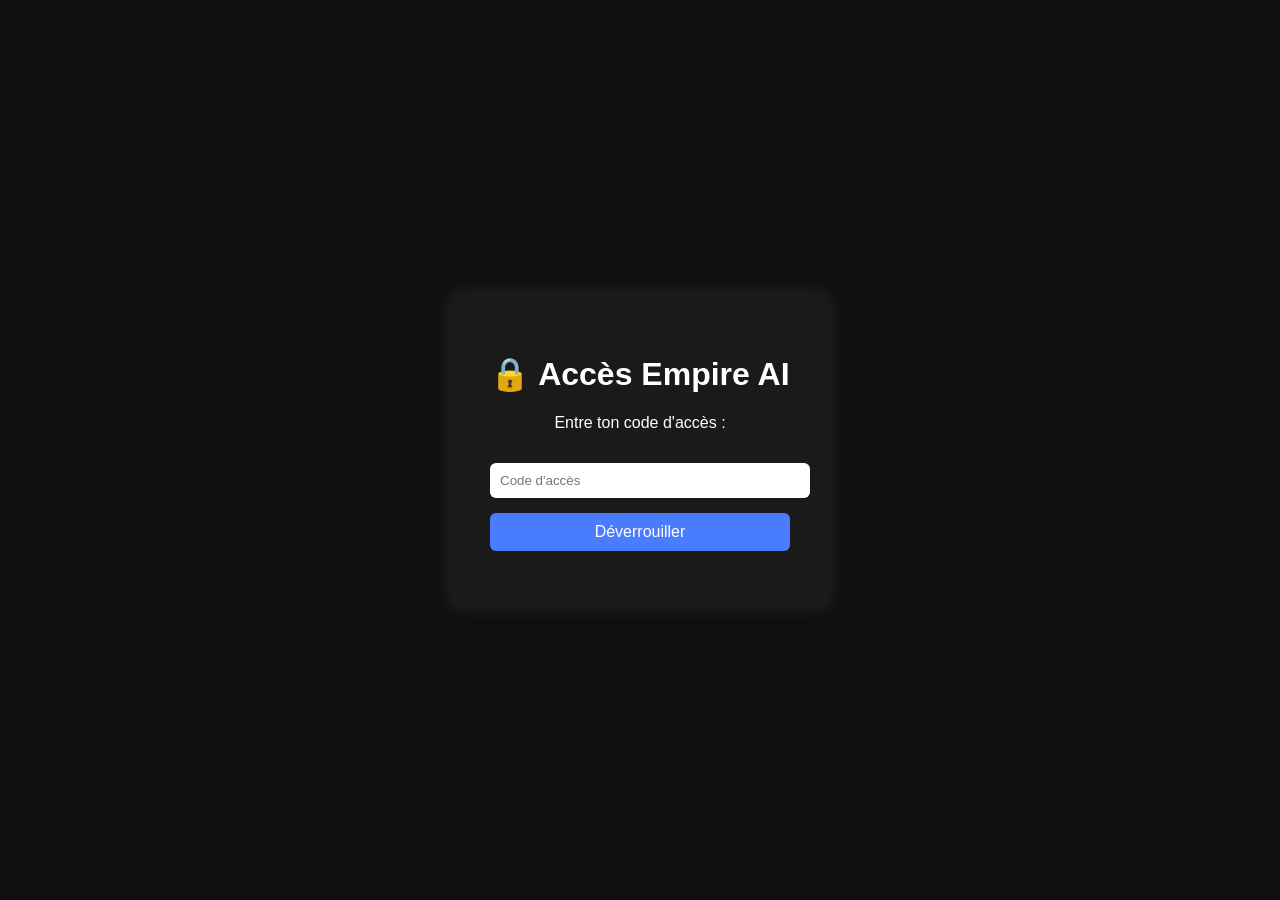
<file: index.html>
<!DOCTYPE html>
<html lang="fr">
<head>
    <meta charset="UTF-8">
    <title>Accès Empire AI</title>
    <link rel="stylesheet" href="lock.css">
</head>

<body>

    <!-- Toggle global du verrou -->
    <script>
        window.LOCK_ENABLED = true; // mettre true vendredi
        if (!window.LOCK_ENABLED) {
            window.location.href = "app.html";
        }
    </script>

    <div class="lock-screen">
        <h1>🔒 Accès Empire AI</h1>
        <p>Entre ton code d'accès :</p>

        <input type="text" id="accessCode" placeholder="Code d'accès">
        <button id="unlockBtn">Déverrouiller</button>

        <p id="errorMsg" class="error"></p>
    </div>

    <script src="lock.js"></script>
</body>
</html>
</file>
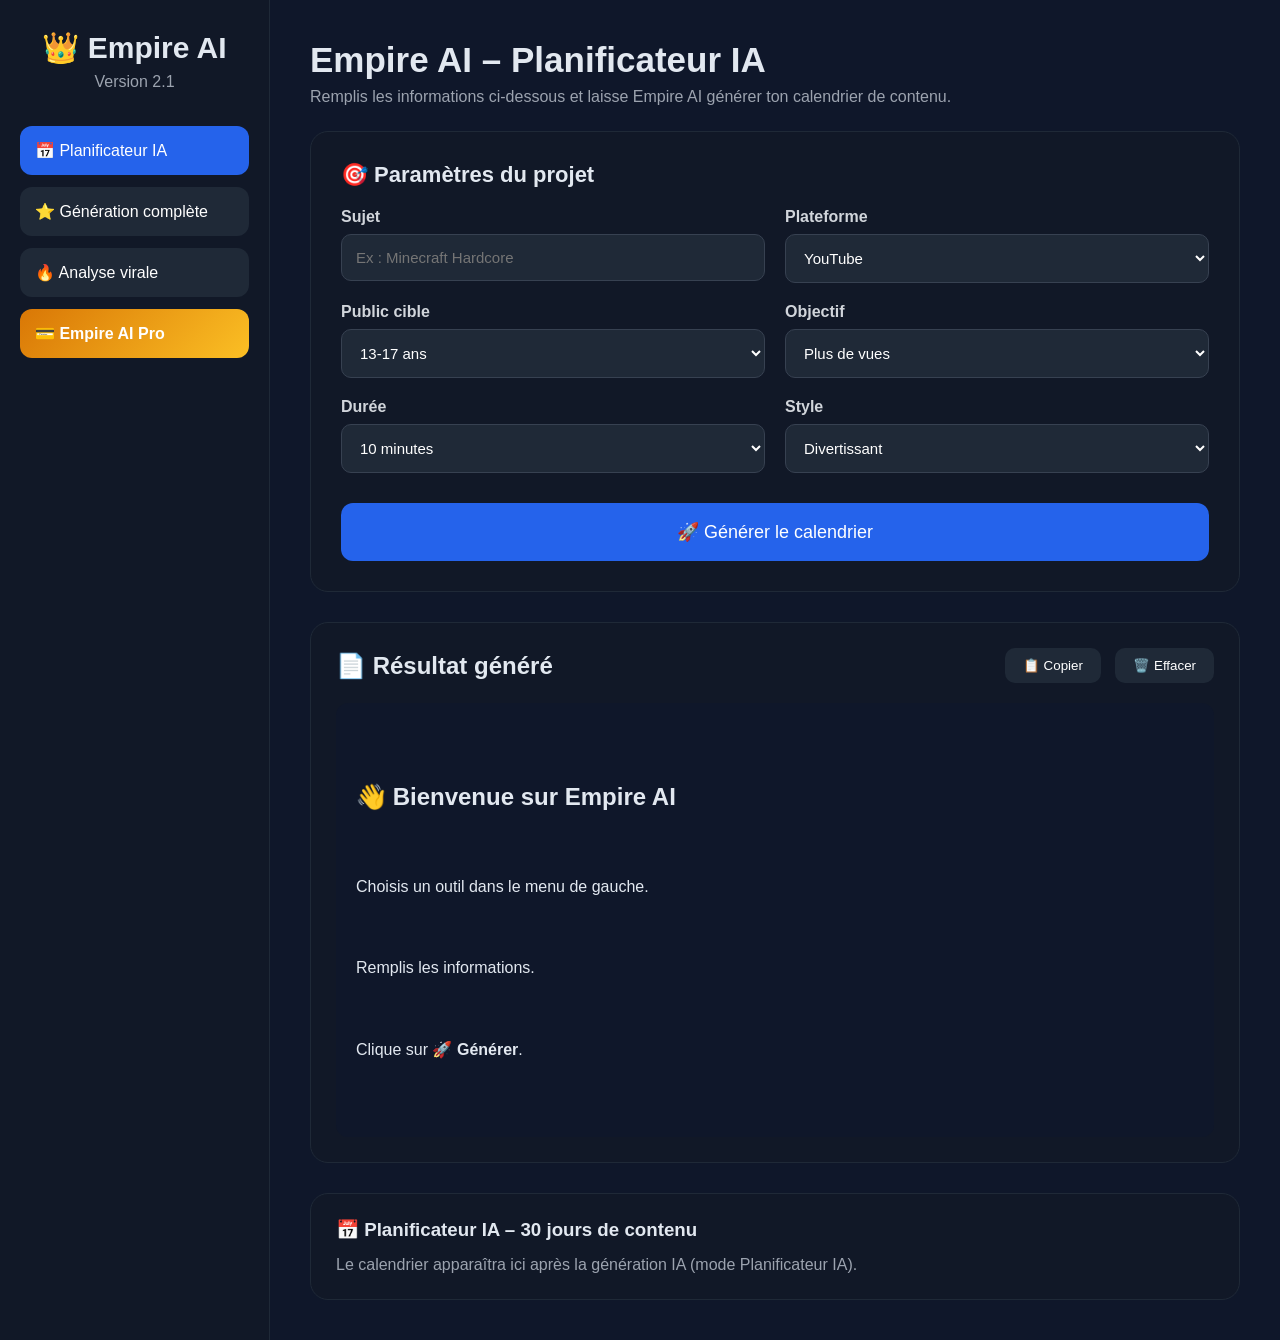
<file: app.html>
<!DOCTYPE html>
<html lang="fr">

<head>
    <meta charset="UTF-8">
    <meta name="viewport" content="width=device-width, initial-scale=1.0">

    <title>Empire AI – Planificateur IA</title>

    <link rel="stylesheet" href="style.css">
</head>

<body>

<div class="app">

    <!-- SIDEBAR -->
    <aside class="sidebar">

        <div class="logo">
            <h1>👑 Empire AI</h1>
            <p>Version 2.1</p>
        </div>

        <nav>
            <button class="menu active" data-mode="planner">
                📅 Planificateur IA
            </button>

            <button class="menu" data-mode="complete">
                ⭐ Génération complète
            </button>

            <button class="menu" data-mode="viral">
                🔥 Analyse virale
            </button>

            <button class="menu premium" id="proBtn">
                💳 Empire AI Pro
            </button>
        </nav>

    </aside>

    <!-- CONTENU -->
    <main class="content">

        <header class="header">
            <h2 id="headerTitle">Empire AI – Planificateur IA</h2>
            <p class="subtitle" id="headerSubtitle">
                Remplis les informations ci‑dessous et laisse Empire AI générer ton calendrier de contenu.
            </p>
        </header>

        <!-- FORMULAIRE -->
        <section class="card">

            <h3 class="section-title" id="formTitle">🎯 Paramètres du projet</h3>

            <div class="grid">

                <div class="field">
                    <label>Sujet</label>
                    <input id="theme" type="text" placeholder="Ex : Minecraft Hardcore">
                </div>

                <div class="field">
                    <label>Plateforme</label>
                    <select id="platform">
                        <option>YouTube</option>
                        <option>TikTok</option>
                        <option>Instagram</option>
                        <option>YouTube Shorts</option>
                    </select>
                </div>

                <div class="field">
                    <label>Public cible</label>
                    <select id="audience">
                        <option>8-12 ans</option>
                        <option selected>13-17 ans</option>
                        <option>18-24 ans</option>
                        <option>25-34 ans</option>
                        <option>35 ans et +</option>
                    </select>
                </div>

                <div class="field">
                    <label>Objectif</label>
                    <select id="goal">
                        <option>Plus de vues</option>
                        <option>Plus d'abonnés</option>
                        <option>Plus de commentaires</option>
                        <option>Plus de partages</option>
                        <option>Plus de ventes</option>
                    </select>
                </div>

                <div class="field">
                    <label>Durée</label>
                    <select id="duration">
                        <option>30 secondes</option>
                        <option>1 minute</option>
                        <option>5 minutes</option>
                        <option selected>10 minutes</option>
                        <option>20 minutes</option>
                    </select>
                </div>

                <div class="field">
                    <label>Style</label>
                    <select id="style">
                        <option>Divertissant</option>
                        <option>Professionnel</option>
                        <option>Éducatif</option>
                        <option>Motivant</option>
                        <option>Viral</option>
                    </select>
                </div>

            </div>

            <!-- Champ pour analyse virale -->
            <div class="field" id="viralContentField" style="margin-top:20px; display:none;">
                <label>Contenu à analyser</label>
                <textarea id="viralContent" placeholder="Colle ici ton texte, ton script ou ton titre à analyser..."></textarea>
            </div>

            <button id="generateBtn" class="generate">
                🚀 Générer
            </button>

        </section>

        <!-- RÉSULTAT -->
        <section class="result-card">

            <div class="result-header">
                <h3 id="resultTitle">📄 Résultat généré</h3>

            <div>
                <button id="copyBtn">📋 Copier</button>
                <button id="clearBtn">🗑️ Effacer</button>
            </div>
            </div>

            <div id="result">
                <h2>👋 Bienvenue sur Empire AI</h2>
                <p>Choisis un outil dans le menu de gauche.</p>
                <p>Remplis les informations.</p>
                <p>Clique sur <strong>🚀 Générer</strong>.</p>
            </div>

        </section>

        <!-- PLANIFICATEUR IA -->
        <section class="planner">
            <h3>📅 Planificateur IA – 30 jours de contenu</h3>
            <p class="subtitle">
                Le calendrier apparaîtra ici après la génération IA (mode Planificateur IA).
            </p>
        </section>

    </main>

</div>

<!-- POPUP JOUR -->
<div id="dayPopup" class="popup" style="display:none;">
    <div class="popup-content">
        <h2 id="popupTitle">Jour 1</h2>

        <p><strong>Vidéo :</strong> <span id="popupVideoTitle"></span></p>
        <p><strong>Heure :</strong> <span id="popupHour"></span></p>
        <p><strong>Objectif :</strong> <span id="popupGoal"></span></p>

        <button id="popupRegenerateBtn">🔄 Re‑générer ce jour</button>

        <div id="popupGeneration" class="popup-generation"></div>

        <button id="popupCloseBtn">Fermer</button>
    </div>
</div>

<!-- POPUP EMPIRE AI PRO -->
<div id="proPopup" class="popup" style="display:none;">
    <div class="popup-content">
        <h2>Empire AI Pro</h2>

        <p><strong>Ce que tu débloques :</strong></p>
        <ul style="margin:10px 0 15px 18px; line-height:1.6;">
            <li>Accès illimité aux générations</li>
            <li>Planificateur IA 30 jours avancé</li>
            <li>Analyse virale détaillée</li>
            <li>Support prioritaire</li>
        </ul>

        <p><strong>Paiement :</strong></p>
        <p>
            Envoie un virement Interac de <strong>10$</strong> à :<br>
            <strong>paiement@empireai.ca</strong><br>
            Question : <strong>Empire</strong><br>
            Réponse : <strong>AI</strong>
        </p>

        <p style="margin-top:10px;">
            Ton accès sera activé manuellement après réception du paiement.
        </p>

        <button id="proCloseBtn">Fermer</button>
    </div>
</div>

<script src="script.js"></script>

</body>
</html>
</file>
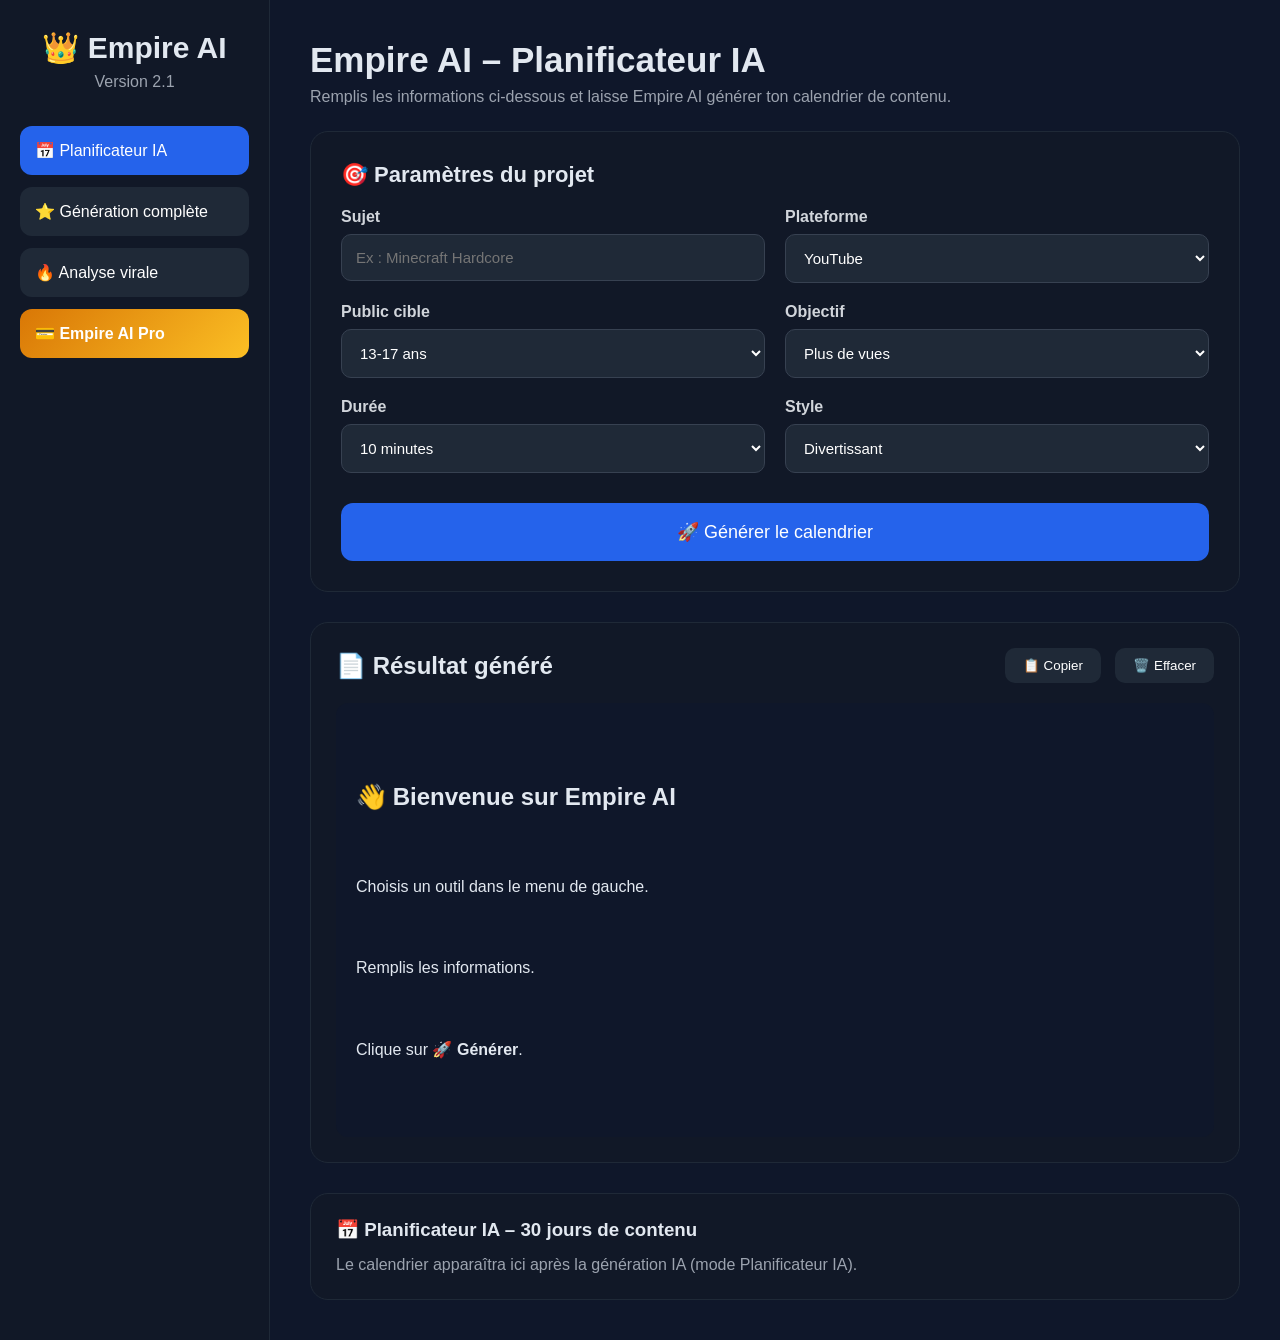
<file: lock.html>
<!DOCTYPE html>
<html lang="fr">
<head>
    <meta charset="UTF-8">
    <meta name="viewport" content="width=device-width, initial-scale=1.0">
    <title>Empire AI – Accès sécurisé</title>
    <link rel="stylesheet" href="lock.css">
</head>

<body>

<div class="lock-container">

    <h1>🔐 Empire AI – Accès réservé</h1>
    <p class="subtitle">Entrez votre code d’accès pour continuer</p>

    <div class="card">
        <label for="accessCode">Code d’accès</label>
        <input type="text" id="accessCode" placeholder="Ex : EMPIRE-4921">

        <button id="unlockBtn">Déverrouiller</button>

        <p id="errorMsg" class="error"></p>
    </div>

</div>

<script src="lock.js"></script>

</body>
</html>
</file>
<file: lock.css>
body {
    margin: 0;
    padding: 0;
    font-family: Arial, sans-serif;
    background: #0f0f0f;
    color: white;
    display: flex;
    justify-content: center;
    align-items: center;
    height: 100vh;
}

.lock-screen {
    background: #1a1a1a;
    padding: 40px;
    border-radius: 12px;
    text-align: center;
    width: 300px;
    box-shadow: 0 0 20px rgba(255, 255, 255, 0.1);
}

input {
    width: 100%;
    padding: 10px;
    margin-top: 15px;
    border-radius: 6px;
    border: none;
    outline: none;
}

button {
    margin-top: 15px;
    width: 100%;
    padding: 10px;
    background: #4a7cff;
    border: none;
    border-radius: 6px;
    color: white;
    cursor: pointer;
    font-size: 16px;
}

button:hover {
    background: #3a6ae0;
}

.error {
    margin-top: 10px;
    color: #ff4a4a;
}
</file>
<file: style.css>
*{
    margin:0;
    padding:0;
    box-sizing:border-box;
    font-family:Arial, Helvetica, sans-serif;
}

body{
    background:#0f172a;
    color:#e2e8f0;
}

.app{
    display:flex;
    min-height:100vh;
}

/* SIDEBAR */

.sidebar{
    width:270px;
    background:#111827;
    border-right:1px solid #1f2937;
    padding:30px 20px;
}

.logo{
    text-align:center;
    margin-bottom:35px;
}

.logo h1{
    font-size:30px;
    margin-bottom:8px;
}

.logo p{
    color:#9ca3af;
}

.sidebar nav{
    display:flex;
    flex-direction:column;
    gap:12px;
}

.menu{
    background:#1f2937;
    color:white;
    border:none;
    padding:15px;
    border-radius:12px;
    cursor:pointer;
    text-align:left;
    font-size:16px;
    transition:.25s;
}

.menu:hover{
    background:#374151;
    transform:translateX(5px);
}

.menu.active{
    background:#2563eb;
}

.menu.premium{
    background:linear-gradient(135deg,#d97706,#fbbf24);
    color:white;
    font-weight:bold;
}

/* CONTENT */

.content{
    flex:1;
    padding:40px;
}

.header{
    margin-bottom:25px;
}

.header h2{
    font-size:35px;
    margin-bottom:8px;
}

.subtitle{
    color:#9ca3af;
    margin-top:5px;
}

/* CARD */

.card{
    background:#111827;
    border:1px solid #1f2937;
    border-radius:18px;
    padding:30px;
    margin-bottom:30px;
}

.section-title{
    margin-bottom:20px;
    font-size:22px;
}

.grid{
    display:grid;
    grid-template-columns:repeat(2,1fr);
    gap:20px;
}

.field{
    display:flex;
    flex-direction:column;
}

.field label{
    margin-bottom:8px;
    font-weight:bold;
    color:#d1d5db;
}

input,
select,
textarea{
    background:#1f2937;
    color:white;
    border:1px solid #374151;
    border-radius:10px;
    padding:14px;
    font-size:15px;
}

textarea{
    min-height:140px;
    resize:vertical;
}

input:focus,
select:focus,
textarea:focus{
    outline:none;
    border-color:#3b82f6;
}

/* BUTTON */

.generate{
    margin-top:30px;
    width:100%;
    background:#2563eb;
    color:white;
    border:none;
    padding:18px;
    font-size:18px;
    border-radius:12px;
    cursor:pointer;
    transition:.3s;
}

.generate:hover{
    background:#1d4ed8;
    transform:translateY(-2px);
}

/* RESULT */

.result-card{
    background:#111827;
    border:1px solid #1f2937;
    border-radius:18px;
    padding:25px;
    margin-bottom:30px;
}

.result-header{
    display:flex;
    justify-content:space-between;
    align-items:center;
    margin-bottom:20px;
}

.result-header h3{
    font-size:24px;
}

.result-header button{
    background:#1f2937;
    color:white;
    border:none;
    padding:10px 18px;
    border-radius:10px;
    cursor:pointer;
    margin-left:10px;
    transition:.25s;
}

.result-header button:hover{
    background:#374151;
}

#result{
    background:#0f172a;
    border-radius:12px;
    padding:20px;
    min-height:280px;
    white-space:pre-wrap;
    line-height:1.7;
    overflow:auto;
}

/* PLANIFICATEUR IA */

.planner{
    background:#111827;
    border:1px solid #1f2937;
    border-radius:18px;
    padding:25px;
}

.planner h3{
    margin-bottom:15px;
}

.planner p{
    color:#9ca3af;
}

/* CALENDRIER */

.calendar{
    display:grid;
    grid-template-columns:repeat(auto-fit,minmax(260px,1fr));
    gap:22px;
    margin-top:25px;
}

.day{
    background:#1e293b;
    border:1px solid #334155;
    border-radius:14px;
    padding:18px;
    cursor:pointer;
    transition:.25s;
    min-height:150px;
    overflow:hidden;
    position:relative;
}

.day:hover{
    transform:translateY(-4px);
    border-color:#3b82f6;
    box-shadow:0 0 20px rgba(59,130,246,.35);
}

.day h3{
    margin-bottom:10px;
    font-size:20px;
    color:#e2e8f0;
}

.day p{
    color:#cbd5e1;
    line-height:1.6;
}

/* POPUP */

.popup{
    position:fixed;
    inset:0;
    background:rgba(15,23,42,.75);
    display:flex;
    justify-content:center;
    align-items:center;
    z-index:999;
}

.popup-content{
    width:520px;
    max-width:95%;
    background:#0f172a;
    border-radius:18px;
    padding:24px;
    border:1px solid #334155;
    color:#e5e7eb;
    box-shadow:0 20px 40px rgba(0,0,0,.6);
}

.popup-content h2{
    margin-bottom:16px;
    font-size:22px;
}

.popup-content p{
    margin-bottom:8px;
    line-height:1.6;
}

.popup-content button{
    margin-top:18px;
    width:100%;
    padding:12px;
    border:none;
    border-radius:10px;
    background:#2563eb;
    color:white;
    cursor:pointer;
    font-size:16px;
}

.popup-content button:hover{
    background:#1d4ed8;
}

/* POPUP GENERATION */

.popup-generation{
    margin-top:20px;
    background:#1e293b;
    padding:20px;
    border-radius:12px;
    border:1px solid #334155;
    max-height:400px;
    overflow:auto;
    white-space:pre-wrap;
}

/* LOADER */

.loader{
    width:32px;
    height:32px;
    border:4px solid #2563eb;
    border-top-color:transparent;
    border-radius:50%;
    animation:spin .8s linear infinite;
    margin:20px auto;
}

@keyframes spin{
    to{ transform:rotate(360deg); }
}

/* RESPONSIVE */

@media(max-width:1000px){

    .app{
        flex-direction:column;
    }

    .sidebar{
        width:100%;
        border-right:none;
        border-bottom:1px solid #1f2937;
    }

    .grid{
        grid-template-columns:1fr;
    }

    .content{
        padding:20px;
    }
}
</file>
